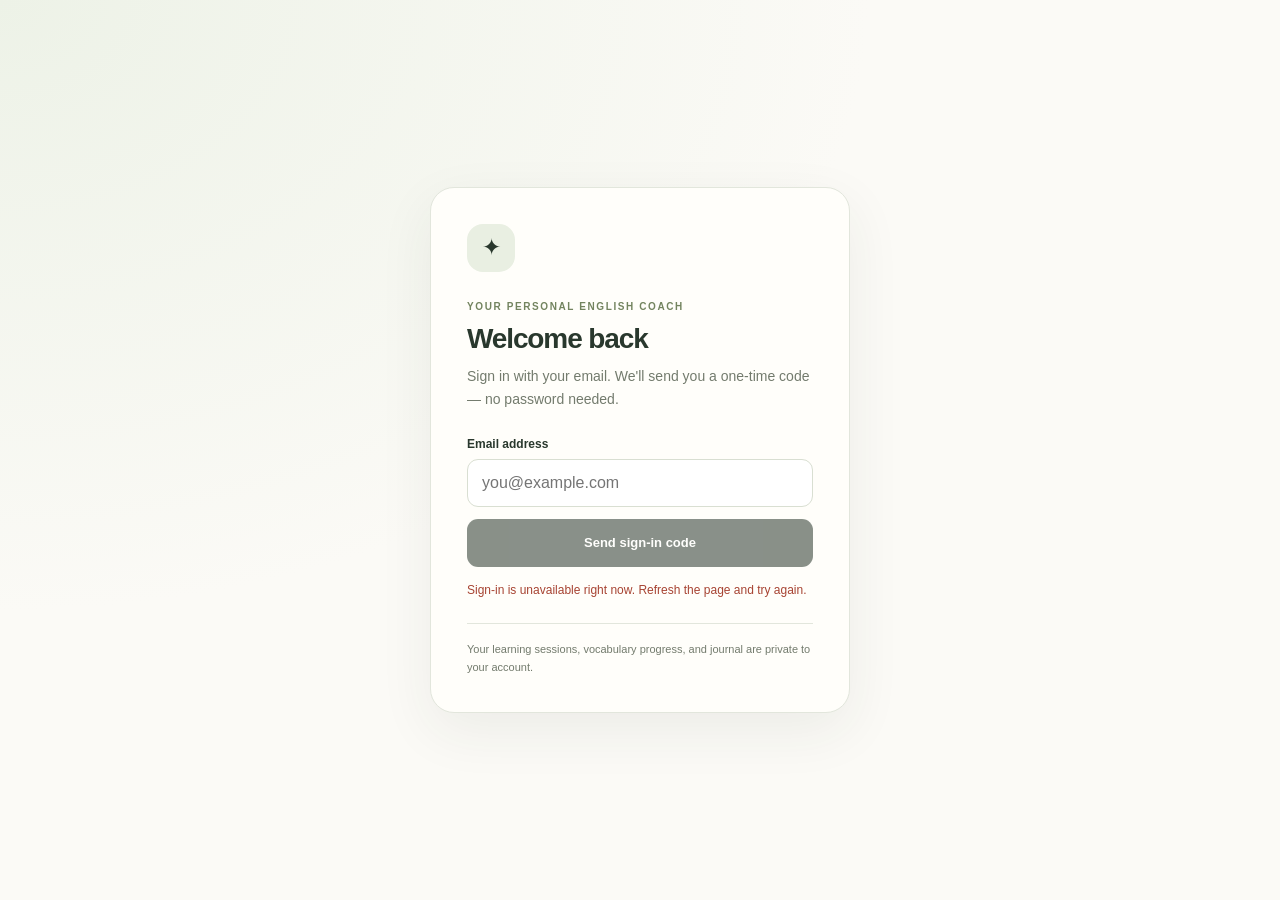
<file: public/login.html>
<!doctype html>
<html lang="en">
<head>
<meta charset="utf-8">
<meta name="viewport" content="width=device-width, initial-scale=1">
<meta name="robots" content="noindex,nofollow">
<title>Sign in · English Learning Assistant</title>
<style>
:root{--ink:#29382d;--muted:#737b6d;--line:#e2e6dc;--paper:#fbfaf6;--card:#fffefa;--sage:#e9efe2;--brand:#29382d;--danger:#a74332}
*{box-sizing:border-box}
body{min-height:100vh;margin:0;padding:24px;display:flex;align-items:center;justify-content:center;background:radial-gradient(ellipse at top left,#edf2e7 0,transparent 48%),var(--paper);font-family:Inter,-apple-system,BlinkMacSystemFont,"Segoe UI",sans-serif;color:var(--ink)}
main{width:100%;max-width:420px;background:var(--card);border:1px solid var(--line);border-radius:24px;padding:36px;box-shadow:0 18px 55px rgba(41,56,45,.07)}
.mark{width:48px;height:48px;border-radius:16px;display:grid;place-items:center;background:var(--sage);font-size:23px;margin-bottom:24px}
.eyebrow{font-size:10px;letter-spacing:.16em;font-weight:800;color:#73845f;text-transform:uppercase}
h1{font-size:28px;letter-spacing:-.04em;margin:9px 0 10px}
.sub{font-size:14px;line-height:1.65;color:var(--muted);margin:0 0 26px}
label{display:block;font-size:12px;font-weight:700;margin:0 0 8px}
input,button{width:100%;height:48px;border-radius:11px;font:inherit}
input{border:1px solid #d9dfd2;background:white;padding:0 14px;color:var(--ink);outline:none}
input:focus{border-color:#83976c;box-shadow:0 0 0 3px rgba(131,151,108,.14)}
button{margin-top:12px;border:0;background:var(--brand);color:white;font-size:13px;font-weight:750;cursor:pointer}
button:disabled{opacity:.55;cursor:wait}
button.secondary{background:transparent;color:var(--muted);border:1px solid var(--line)}
.msg{font-size:12px;line-height:1.55;min-height:18px;margin:14px 0 0;color:var(--muted)}
.msg.err{color:var(--danger)}
.privacy{border-top:1px solid var(--line);margin-top:24px;padding-top:17px;font-size:11px;line-height:1.6;color:var(--muted)}
[hidden]{display:none!important}
@media(max-width:480px){main{padding:27px 22px;border-radius:20px}}
</style>
</head>
<body>
<main>
  <div class="mark" aria-hidden="true">✦</div>
  <span class="eyebrow">Your personal English coach</span>
  <h1 id="title">Welcome back</h1>
  <p class="sub" id="sub">Sign in with your email. We'll send you a one-time code — no password needed.</p>
  <form id="form" novalidate>
    <div id="email-row">
      <label for="email">Email address</label>
      <input id="email" name="email" type="email" placeholder="you@example.com" autocomplete="username webauthn" autocapitalize="off" autocorrect="off" spellcheck="false" required>
    </div>
    <div id="code-row" hidden>
      <label for="code">Six-digit code</label>
      <input id="code" name="code" type="text" inputmode="numeric" placeholder="000000" autocomplete="one-time-code" maxlength="6" pattern="[0-9]*">
    </div>
    <button id="submit" type="submit">Send sign-in code</button>
    <button id="back" class="secondary" type="button" hidden>Use a different email</button>
  </form>
  <section id="passkey" hidden>
    <button id="passkey-add" type="button">Add a passkey</button>
    <button id="passkey-skip" class="secondary" type="button">Not now</button>
  </section>
  <p class="msg" id="msg" role="status" aria-live="polite"></p>
  <div class="privacy">Your learning sessions, vocabulary progress, and journal are private to your account.</div>
</main>
<script>
(function(){
  var A=window.hatchable&&window.hatchable.auth;
  var form=document.getElementById('form'),emailRow=document.getElementById('email-row'),codeRow=document.getElementById('code-row');
  var emailEl=document.getElementById('email'),codeEl=document.getElementById('code'),submit=document.getElementById('submit'),back=document.getElementById('back');
  var msg=document.getElementById('msg'),sub=document.getElementById('sub'),title=document.getElementById('title'),passkey=document.getElementById('passkey');
  var passkeyAdd=document.getElementById('passkey-add'),passkeySkip=document.getElementById('passkey-skip');
  var step='email',hasPasskey=false,declineKey='english-assistant-passkey-declined';
  function safeNext(){var raw=new URLSearchParams(location.search).get('next')||'/';return typeof raw==='string'&&raw.charAt(0)==='/'&&raw.indexOf('//')!==0?raw:'/';}
  function done(){location.replace(safeNext());}
  function say(text,kind){msg.textContent=text||'';msg.className='msg '+(kind||'');}
  function declined(){try{return localStorage.getItem(declineKey)==='1';}catch(e){return false;}}
  function finish(){if(hasPasskey||declined()||!A.registerPasskey||!A.supportsPasskeys||!A.supportsPasskeys()){done();return;}
    step='passkey';form.hidden=true;title.textContent="You're signed in";sub.textContent='Add a passkey to sign in next time with your fingerprint, face, or screen lock.';say('');passkey.hidden=false;passkeyAdd.focus();}
  if(!A){say('Sign-in is unavailable right now. Refresh the page and try again.','err');submit.disabled=true;return;}
  A.getSession().then(function(s){if(s&&s.user)done();}).catch(function(){});
  if(A.attachPasskeyAutofill){try{A.attachPasskeyAutofill(emailEl).then(function(r){if(r&&r.user)done();}).catch(function(){});}catch(e){}}
  back.addEventListener('click',function(){step='email';codeRow.hidden=true;emailRow.hidden=false;back.hidden=true;submit.textContent='Send sign-in code';sub.textContent="Sign in with your email. We'll send you a one-time code — no password needed.";say('');emailEl.focus();});
  form.addEventListener('submit',function(e){e.preventDefault();submit.disabled=true;
    if(step==='email'){
      var email=(emailEl.value||'').trim();if(!email){submit.disabled=false;say('Enter your email address.','err');return;}
      A.startLogin({email:email}).then(function(r){hasPasskey=!!(r&&r.has_passkey);
        if(hasPasskey&&A.supportsPasskeys&&A.supportsPasskeys()&&A.signInWithPasskey){return A.signInWithPasskey({email:email}).then(function(d){if(d&&d.user){done();return null;}return 'code';}).catch(function(){return 'code';});}
        return 'code';
      }).then(function(next){if(next!=='code')return;step='code';emailRow.hidden=true;codeRow.hidden=false;back.hidden=false;submit.textContent='Verify and sign in';sub.textContent='Enter the code sent to '+email+'.';say('Code sent. It expires in 10 minutes.');codeEl.focus();})
      .catch(function(err){say(err&&err.status===429?'Too many attempts. Please wait a moment.':((err&&err.message)||'Could not send the code. Check your email address and try again.'),'err');})
      .then(function(){submit.disabled=false;});return;
    }
    A.verifyCode({email:(emailEl.value||'').trim(),code:(codeEl.value||'').trim()}).then(function(d){if(d&&d.user){finish();return;}say('That code did not work. Please try again.','err');})
    .catch(function(err){say((err&&err.message)||'That code did not work. Please try again.','err');}).then(function(){submit.disabled=false;});
  });
  passkeyAdd.addEventListener('click',function(){passkeyAdd.disabled=true;passkeySkip.disabled=true;say('');
    A.registerPasskey().then(function(r){if(!r){try{localStorage.setItem(declineKey,'1');}catch(e){}}done();})
    .catch(function(err){passkeyAdd.disabled=false;passkeySkip.disabled=false;say((err&&err.message)||'Could not save the passkey. You can continue without one.','err');});
  });
  passkeySkip.addEventListener('click',function(){try{localStorage.setItem(declineKey,'1');}catch(e){}done();});
  emailEl.focus();
})();
</script>
</body>
</html>
</file>
